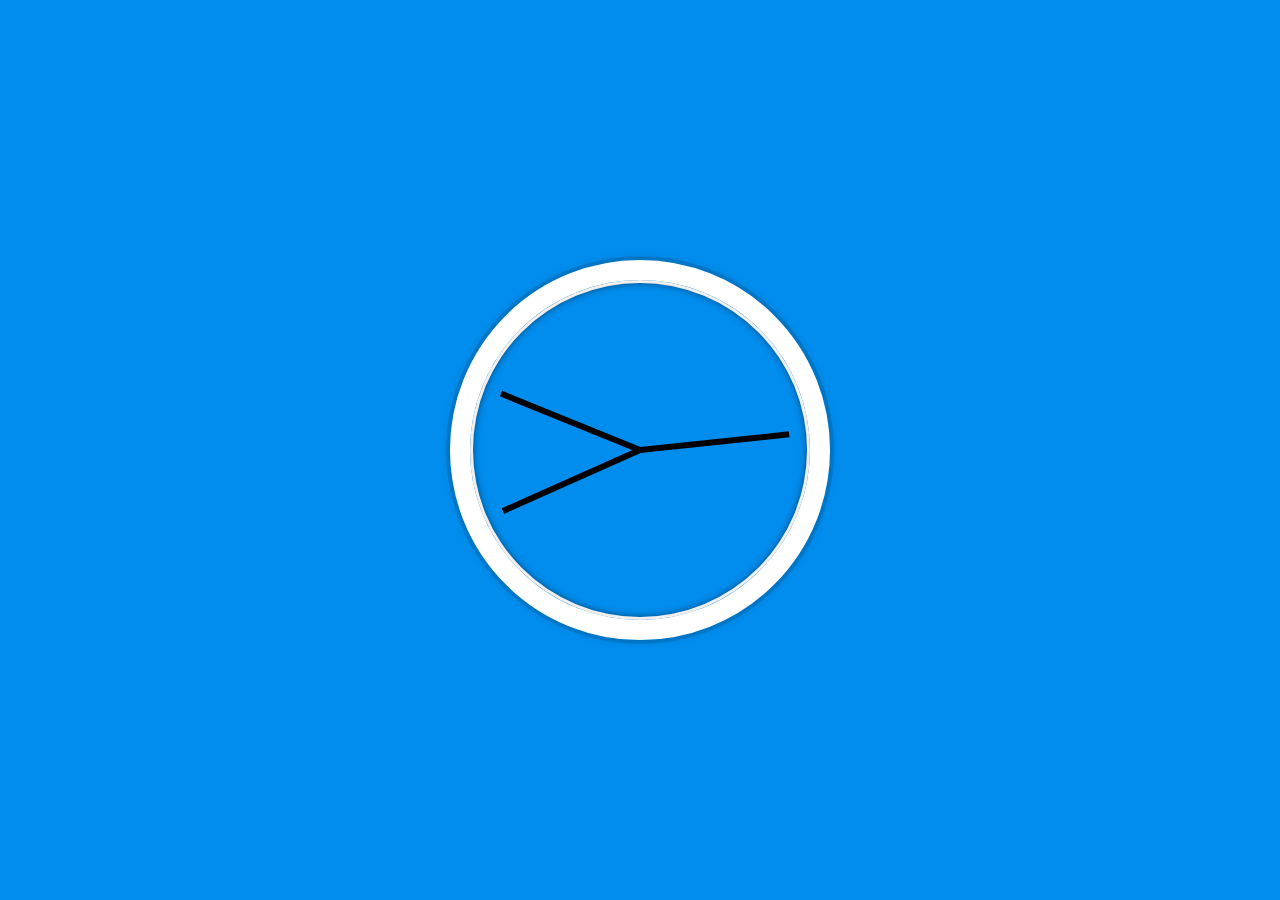
<file: index.html>
<!DOCTYPE html>

<!-- Nichelle Barton -->
<!-- 09172025 -->

<html lang="en">
<head>
  <meta charset="UTF-8">
  <title>JS + CSS Clock</title>
</head>
<body>


    <div class="clock">
      <div class="clock-face">
        <div class="hand hour-hand"></div>
        <div class="hand min-hand"></div>
        <div class="hand second-hand"></div>
      </div>
    </div>


  <style>
    html {
      background: #018DED url(https://unsplash.it/1500/1000?image=881&blur=5);
      background-size: cover;
      font-family: 'helvetica neue';
      text-align: center;
      font-size: 10px;
    }

    body {
      margin: 0;
      font-size: 2rem;
      display: flex;
      flex: 1;
      min-height: 100vh;
      align-items: center;
    }

    .clock {
      width: 30rem;
      height: 30rem;
      border: 20px solid white;
      border-radius: 50%;
      margin: 50px auto;
      position: relative;
      padding: 2rem;
      box-shadow:
        0 0 0 4px rgba(0,0,0,0.1),
        inset 0 0 0 3px #EFEFEF,
        inset 0 0 10px black,
        0 0 10px rgba(0,0,0,0.2);
    }

    .clock-face {
      position: relative;
      width: 100%;
      height: 100%;
      transform: translateY(-3px); /* account for the height of the clock hands */
    }

    .hand {
      width: 50%;
      height: 6px;
      background: black;
      position: absolute;
      top: 50%;
      transform-origin: 100%;
      transform: rotate(90deg);
      transition: all 0.05s;
      transition-timing-function: cubic-bezier(0.1, 2.7, 0.58, 1);
    }
</style>

<script>
  const secondHand = document.querySelector('.second-hand');
  const minsHand = document.querySelector('.min-hand');
  const hourHand = document.querySelector('.hour-hand');

  function setDate() {
    const now = new Date();

    const seconds = now.getSeconds();
    const secondsDegrees = ((seconds / 60) * 360) + 90;
    secondHand.style.transform = `rotate(${secondsDegrees}deg)`;

    const mins = now.getMinutes();
    const minsDegrees = ((mins / 60) * 360) + ((seconds/60)*6) + 90;
    minsHand.style.transform = `rotate(${minsDegrees}deg)`;

    const hour = now.getHours();
    const hourDegrees = ((hour / 12) * 360) + ((mins/60)*30) + 90;
    hourHand.style.transform = `rotate(${hourDegrees}deg)`;
  }

  setInterval(setDate, 1000);

  setDate();

</script>
</body>
</html>
</file>
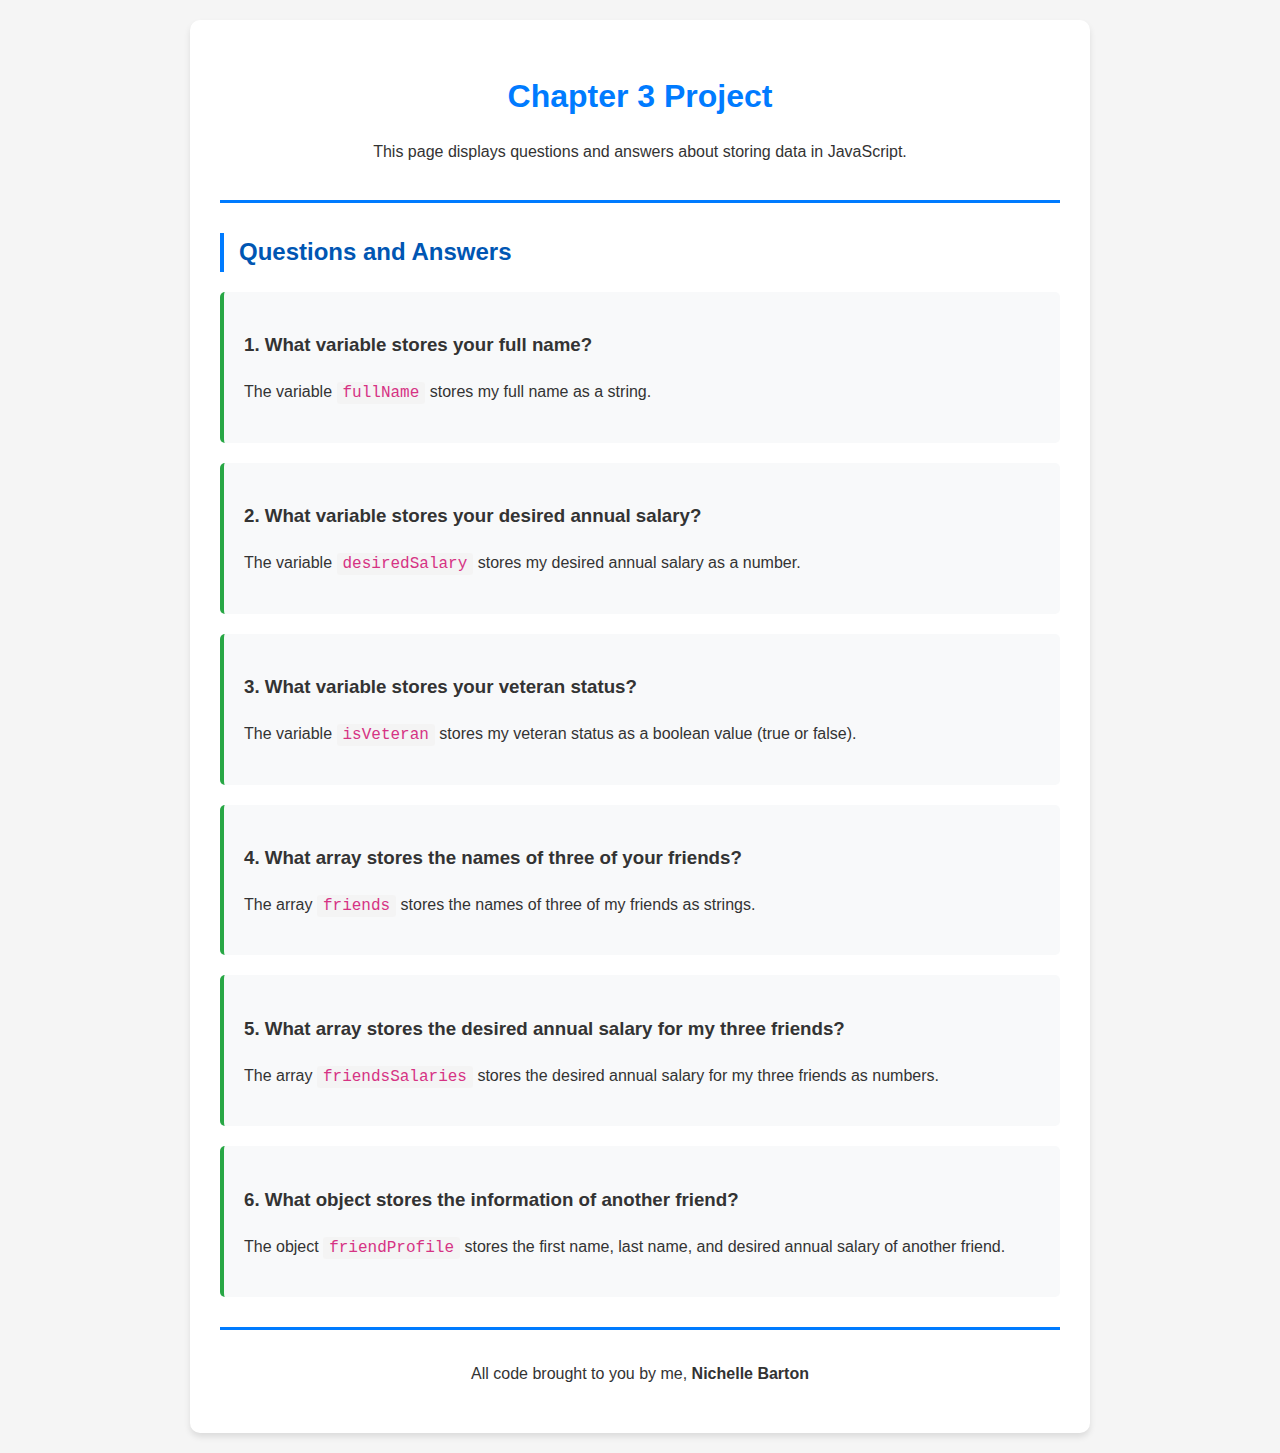
<file: Chapter3Project/index.html>
<!DOCTYPE html>
<html lang="en">
<head>
    <!-- Nichelle Barton -->
    <!-- September 24, 2025 -->
    <meta charset="UTF-8">
    <title>Chapter 3 Project</title>
    <style>
        body {
            font-family: 'Segoe UI', Tahoma, Geneva, Verdana, sans-serif;
            max-width: 900px;
            margin: 0 auto;
            padding: 20px;
            line-height: 1.6;
            background-color: #f5f5f5;
            color: #333;
        }
        
        .container {
            background-color: white;
            padding: 30px;
            border-radius: 10px;
            box-shadow: 0 4px 6px rgba(0, 0, 0, 0.1);
        }
        
        header {
            text-align: center;
            margin-bottom: 30px;
            padding-bottom: 20px;
            border-bottom: 3px solid #007bff;
        }
        
        h1 {
            color: #007bff;
            margin-bottom: 10px;
        }
        
        h2 {
            color: #0056b3;
            border-left: 4px solid #007bff;
            padding-left: 15px;
            margin-bottom: 20px;
        }

        article {
            background-color: #f8f9fa;
            padding: 20px;
            margin: 20px 0;
            border-left: 4px solid #28a745;
            border-radius: 5px;
        }
        
        code {
            background-color: #f4f4f4;
            padding: 2px 6px;
            border-radius: 3px;
            font-family: 'Courier New', monospace;
            color: #d63384;
        }
        
        footer {
            text-align: center;
            margin-top: 30px;
            padding-top: 15px;
            border-top: 3px solid #007bff;
        }
    </style>
</head>
<body>
    <div class="container">
        <header>
            <h1>Chapter 3 Project</h1>
            <p>This page displays questions and answers about storing data in JavaScript.</p>
        </header>

        <main>
            <section>
                <h2>Questions and Answers</h2>

                <article>
                    <h3>1. What variable stores your full name?</h3>
                    <p>The variable <code>fullName</code> stores my full name as a string.</p>
                </article>

                <article>
                    <h3>2. What variable stores your desired annual salary?</h3>
                    <p>The variable <code>desiredSalary</code> stores my desired annual salary as a number.</p>
                </article>

                <article>
                    <h3>3. What variable stores your veteran status?</h3>
                    <p>The variable <code>isVeteran</code> stores my veteran status as a boolean value (true or false).</p>
                </article>

                <article>
                    <h3>4. What array stores the names of three of your friends?</h3>
                    <p>The array <code>friends</code> stores the names of three of my friends as strings.</p>
                </article>

                <article>
                    <h3>5. What array stores the desired annual salary for my three friends?</h3>
                    <p>The array <code>friendsSalaries</code> stores the desired annual salary for my three friends as numbers.</p>
                </article>

                <article>
                    <h3>6. What object stores the information of another friend?</h3>
                    <p>The object <code>friendProfile</code> stores the first name, last name, and desired annual salary of another friend.</p>
                </article>
            </section>
        </main>

        <footer>
            <p>All code brought to you by me, <strong>Nichelle Barton</strong></p>
        </footer>
    </div>

    <script src="script.js"></script>
</body>
</html>
</file>
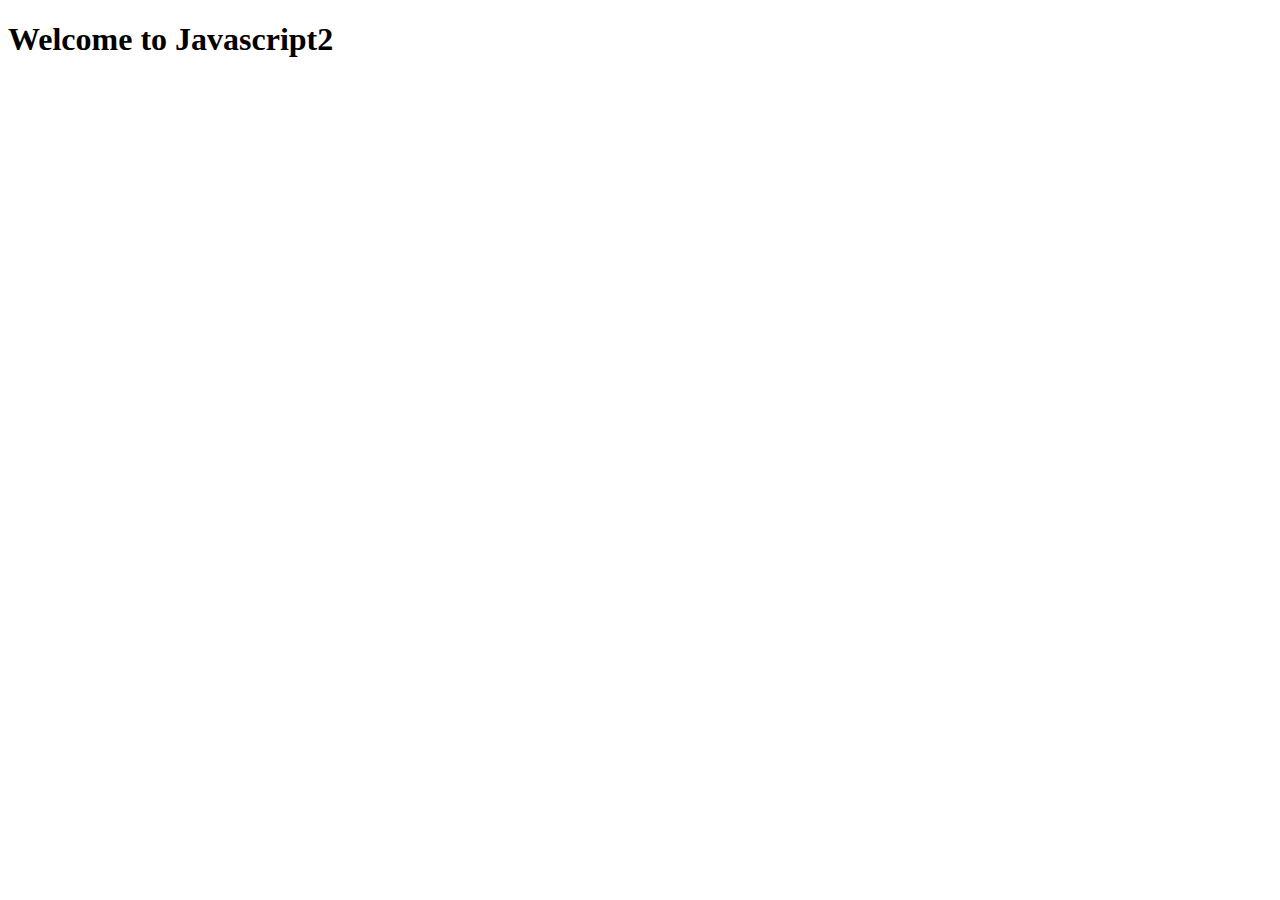
<file: Javascript2/index.html>
<!DOCTYPE html>
<html lang="en">
<head>
    <meta charset="UTF-8">
    <meta name="viewport" content="width=device-width, initial-scale=1.0">
    <title>Javascript2</title>
</head>
<body>
    <h1>Welcome to Javascript2</h1>
    
    <script src="script.js"></script>
</body>
</html>
</file>
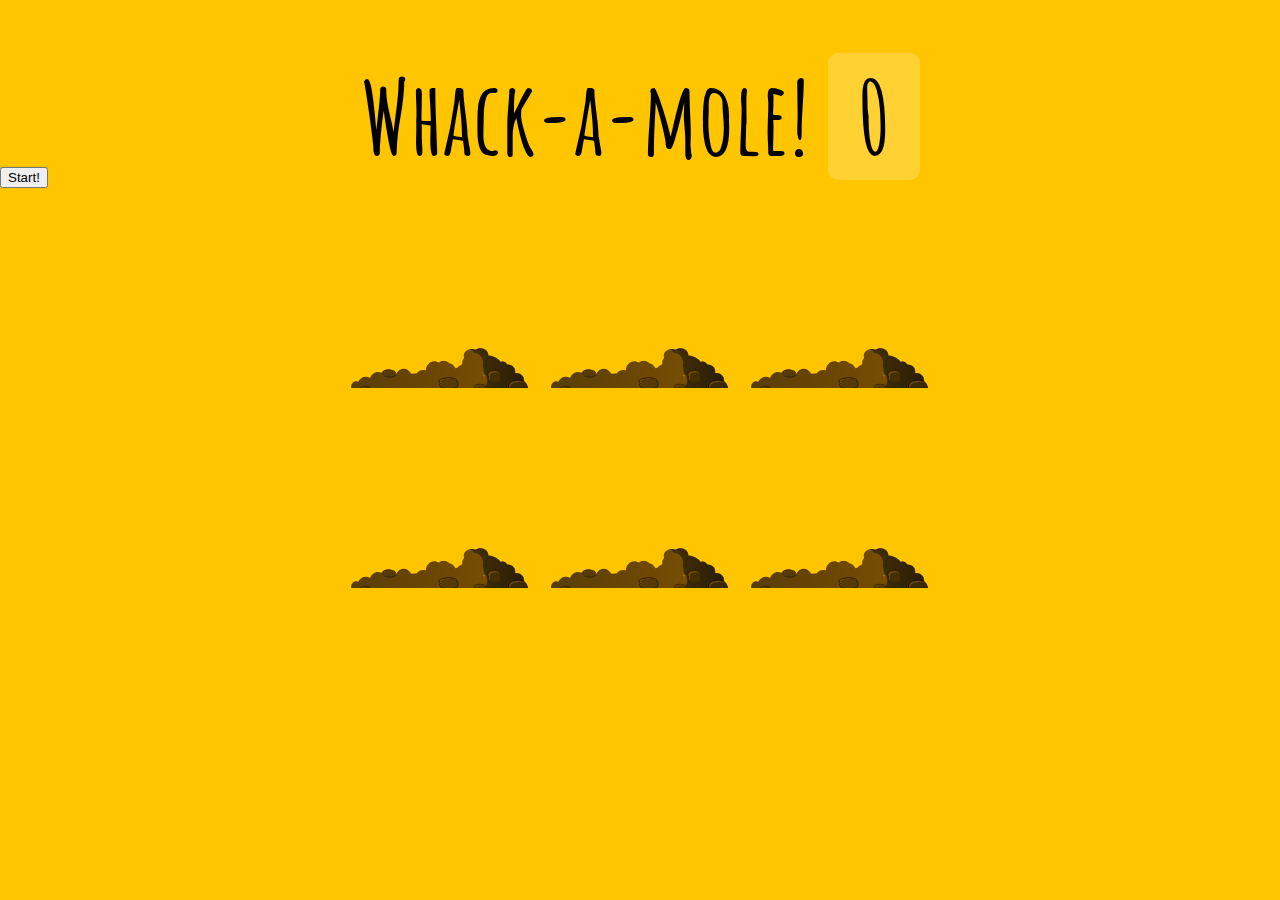
<file: Javascript5/index.html>
<!DOCTYPE html>
<html lang="en">
<head>
  <!--Nichelle Barton-->
  <!--October 22, 2025-->
  <meta charset="UTF-8">
  <title>Whack A Mole!</title>
  <link href='https://fonts.googleapis.com/css?family=Amatic+SC:400,700' rel='stylesheet' type='text/css'>
  <link rel="stylesheet" href="style.css">
  <link rel="icon" href="https://fav.farm/✅" />
</head>
<body>

  <h1>Whack-a-mole! <span class="score">0</span></h1>
  <button onClick="startGame()">Start!</button>

  <div class="game">
    <div class="hole hole1">
      <div class="mole"></div>
    </div>
    <div class="hole hole2">
      <div class="mole"></div>
    </div>
    <div class="hole hole3">
      <div class="mole"></div>
    </div>
    <div class="hole hole4">
      <div class="mole"></div>
    </div>
    <div class="hole hole5">
      <div class="mole"></div>
    </div>
    <div class="hole hole6">
      <div class="mole"></div>
    </div>
  </div>

<script>
  const holes = document.querySelectorAll('.hole');
  const scoreBoard = document.querySelector('.score');
  const moles = document.querySelectorAll('.mole');
  let lastHole;
  let timeUp = false;
  let score = 0;

  function randomTime(min, max) {
    return Math.round(Math.random() * (max - min) + min);
  }

  function randomHole(holes) {
    const idx = Math.floor(Math.random() * holes.length);
    const hole = holes[idx];
    if (hole === lastHole) {
      console.log('Ah nah thats the same one bud');
      return randomHole(holes);
    }
    lastHole = hole;
    return hole;
  }

  function peep() {
    const time = randomTime(200, 1000);
    const hole = randomHole(holes);
    hole.classList.add('up');
    setTimeout(() => {
      hole.classList.remove('up');
      if (!timeUp) peep();
    }, time);
  }

  function startGame() {
    scoreBoard.textContent = 0;
    timeUp = false;
    score = 0;
    peep();
    setTimeout(() => timeUp = true, 10000)
  }

  function bonk(e) {
    if(!e.isTrusted) return; // cheater!
    score++;
    this.parentNode.classList.remove('up');
    scoreBoard.textContent = score;
  }

  moles.forEach(mole => mole.addEventListener('click', bonk));

</script>
</body>
</html>
</file>
<file: Javascript5/style.css>
html {
  box-sizing: border-box;
  font-size: 10px;
  background: #ffc600;
}

*, *:before, *:after {
  box-sizing: inherit;
}

body {
  padding: 0;
  margin: 0;
  font-family: 'Amatic SC', cursive;
}

h1 {
  text-align: center;
  font-size: 10rem;
  line-height: 1;
  margin-bottom: 0;
}

.score {
  background: rgba(255,255,255,0.2);
  padding: 0 3rem;
  line-height: 1;
  border-radius: 1rem;
}

.game {
  width: 600px;
  height: 400px;
  display: flex;
  flex-wrap: wrap;
  margin: 0 auto;
}

.hole {
  flex: 1 0 33.33%;
  overflow: hidden;
  position: relative;
}

.hole:after {
  display: block;
  background: url(dirt.svg) bottom center no-repeat;
  background-size: contain;
  content: '';
  width: 100%;
  height:70px;
  position: absolute;
  z-index: 2;
  bottom: -30px;
}

.mole {
  background: url('mole.svg') bottom center no-repeat;
  background-size: 60%;
  position: absolute;
  top: 100%;
  width: 100%;
  height: 100%;
  transition:all 0.4s;
}

.hole.up .mole {
  top: 0;
}
</file>
